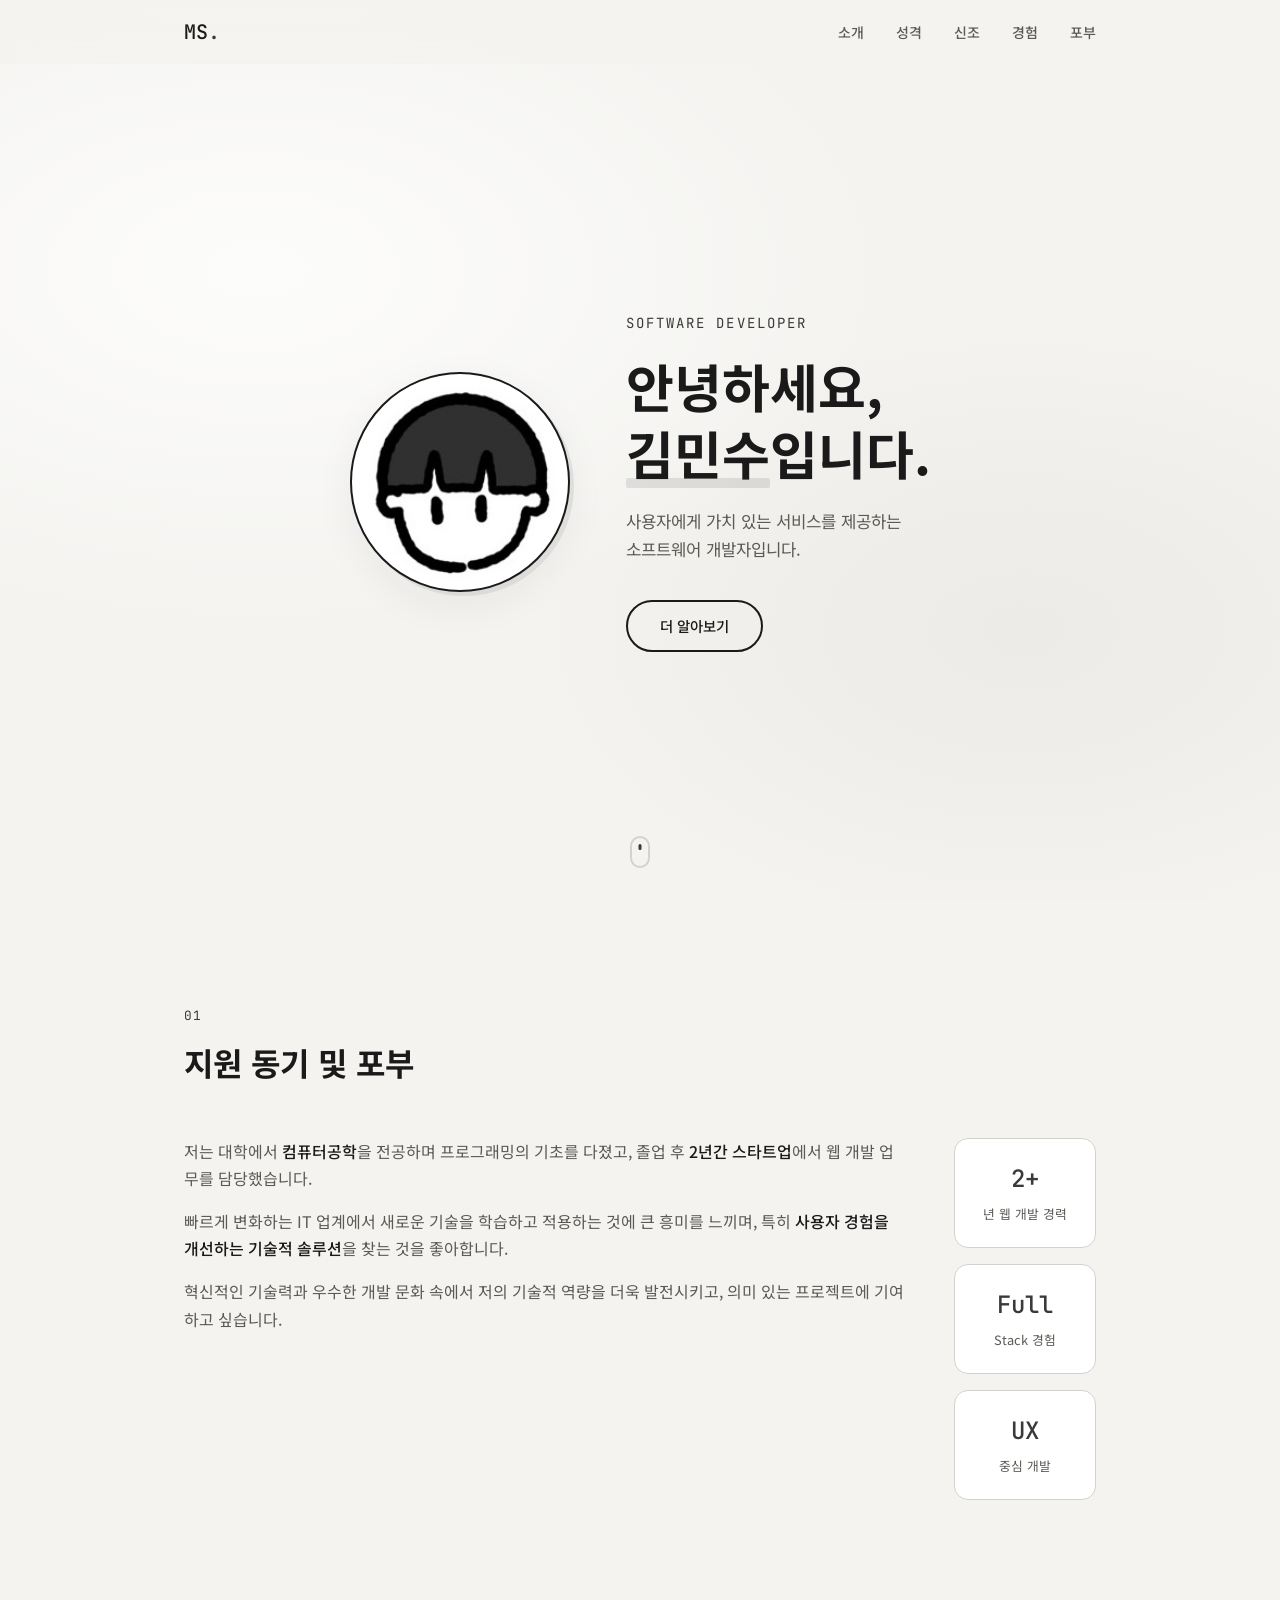
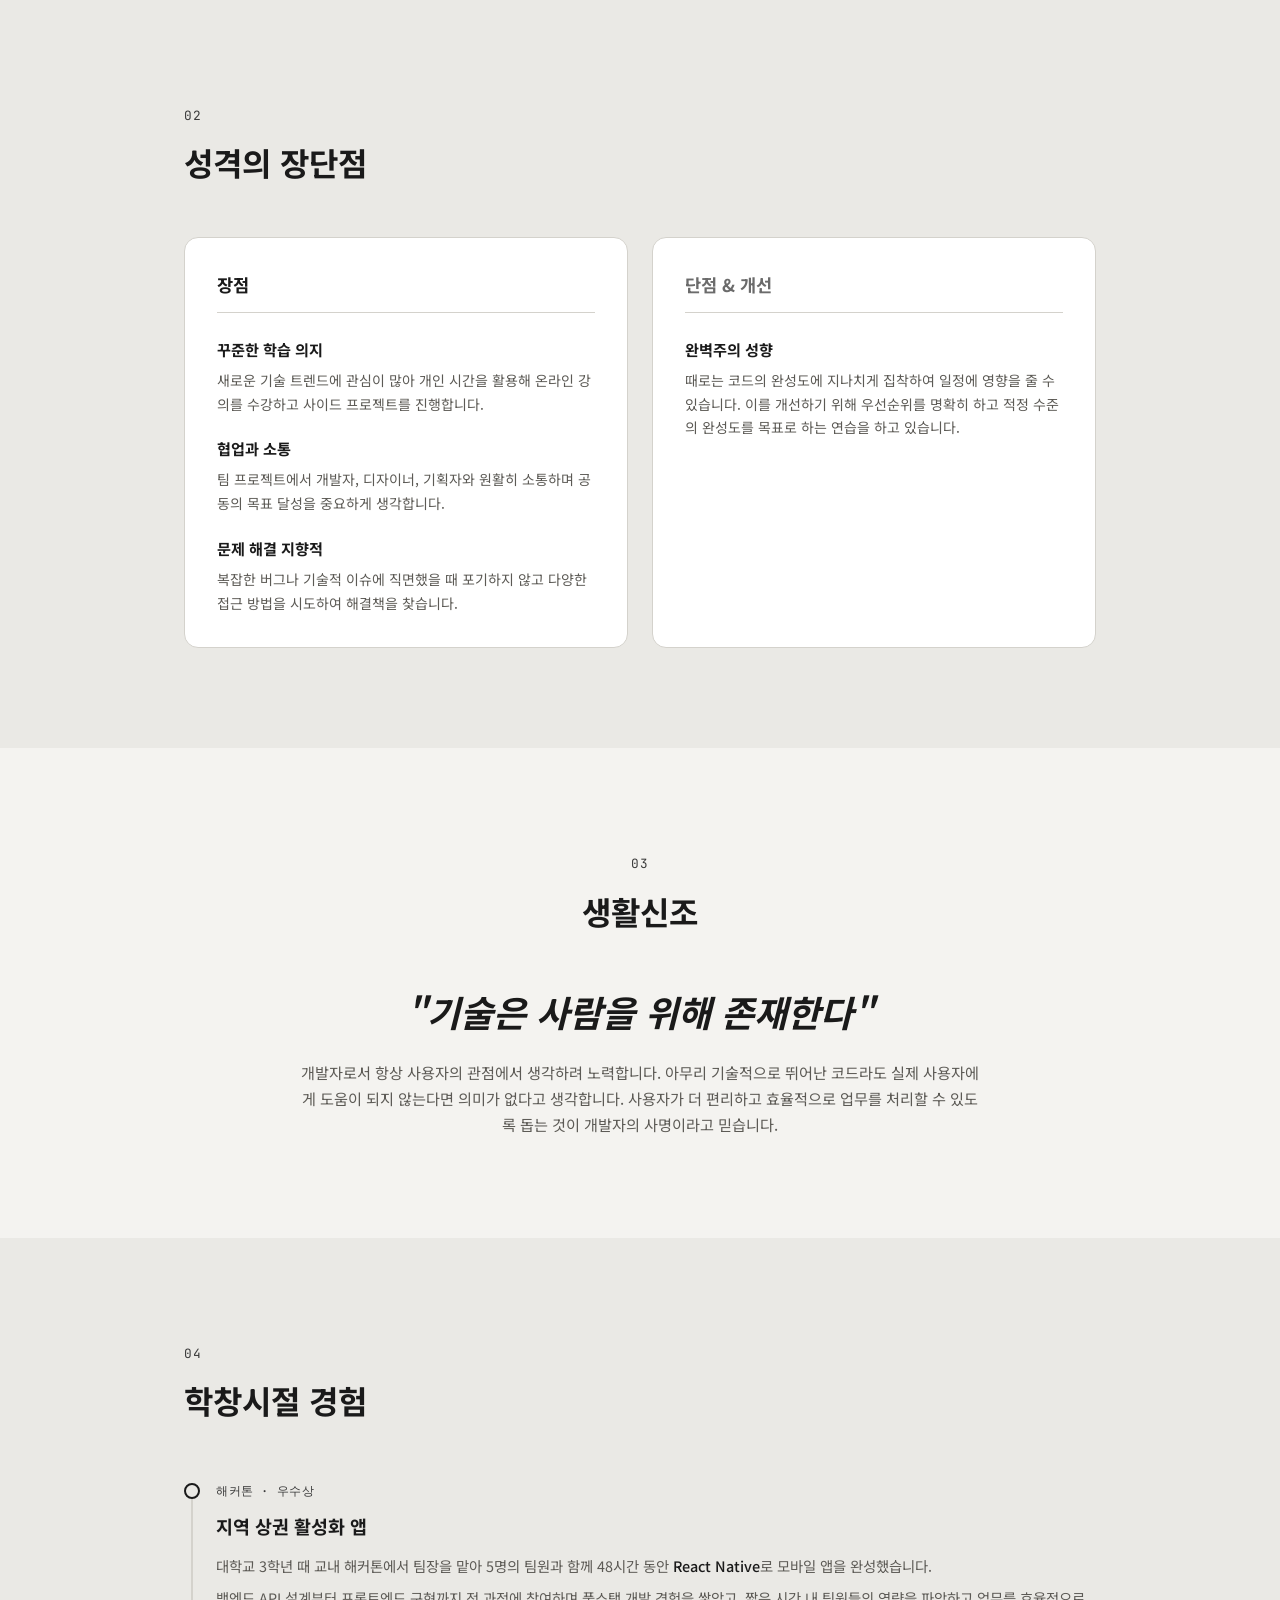
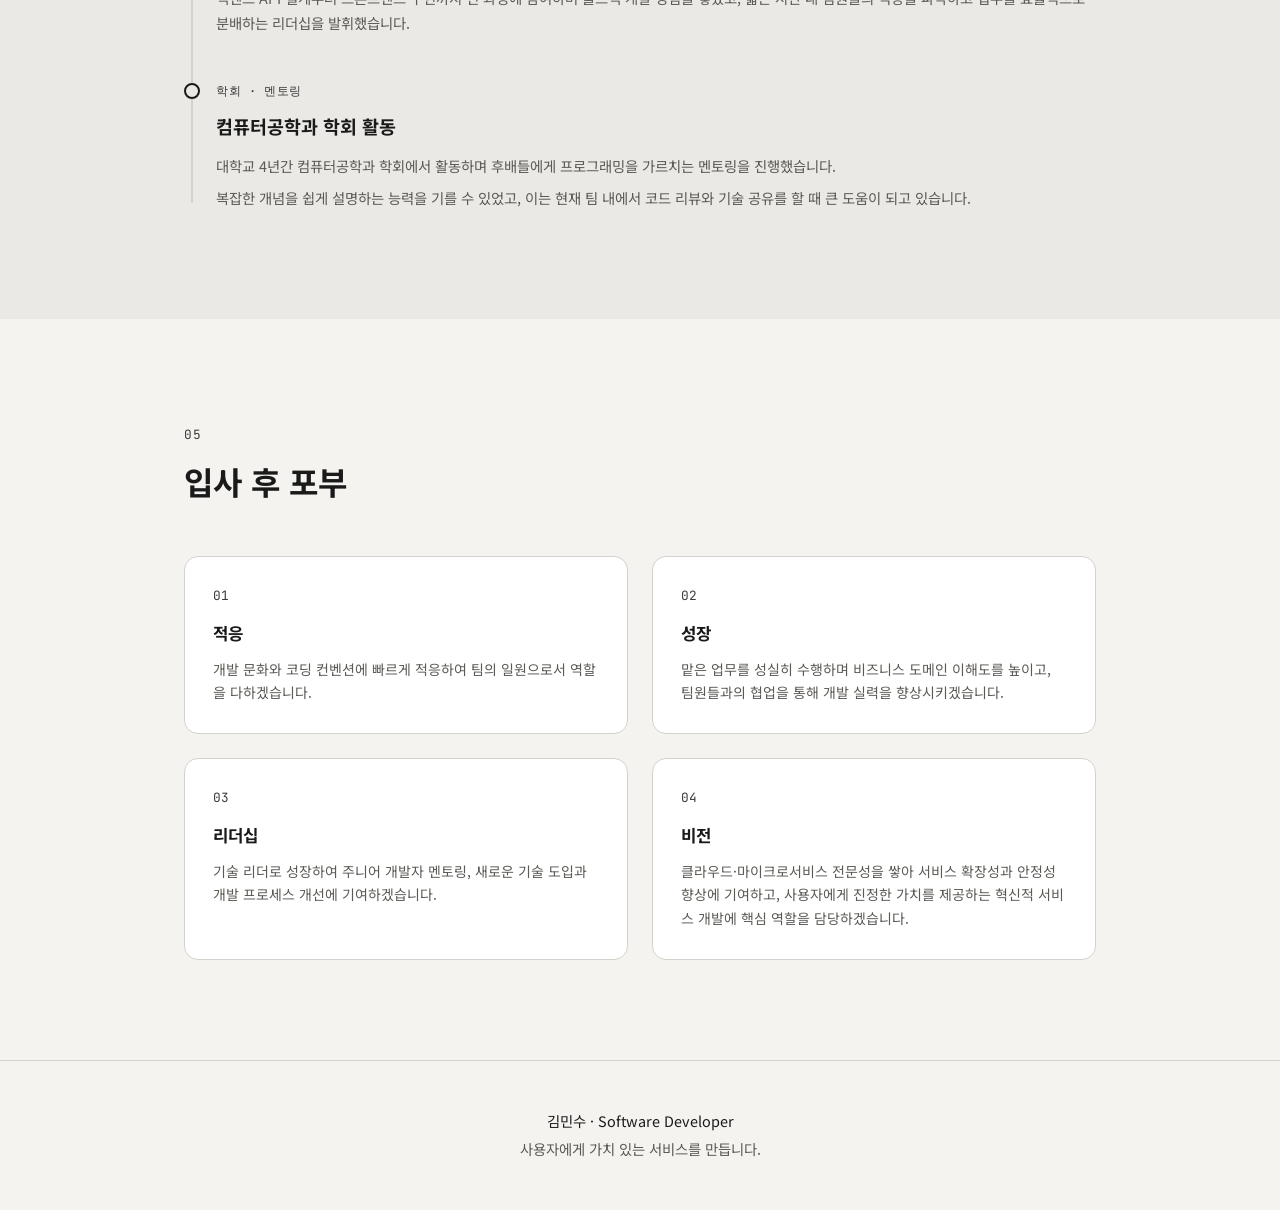
<file: index.html>
<!DOCTYPE html>
<html lang="ko">
<head>
  <meta charset="UTF-8">
  <meta name="viewport" content="width=device-width, initial-scale=1.0">
  <title>김민수 | Software Developer</title>
  <link rel="preconnect" href="https://fonts.googleapis.com">
  <link rel="preconnect" href="https://fonts.gstatic.com" crossorigin>
  <link href="https://fonts.googleapis.com/css2?family=Noto+Sans+KR:wght@300;400;500;700&family=JetBrains+Mono:wght@400;500&display=swap" rel="stylesheet">
  <link rel="stylesheet" href="styles.css">
</head>
<body>
  <nav class="nav" id="nav">
    <div class="nav-inner">
      <a href="#hero" class="nav-logo">MS<span class="accent">.</span></a>
      <ul class="nav-links">
        <li><a href="#about">소개</a></li>
        <li><a href="#personality">성격</a></li>
        <li><a href="#motto">신조</a></li>
        <li><a href="#experience">경험</a></li>
        <li><a href="#vision">포부</a></li>
      </ul>
      <button class="nav-toggle" id="navToggle" aria-label="메뉴 열기">
        <span></span>
        <span></span>
        <span></span>
      </button>
    </div>
  </nav>

  <header class="hero" id="hero">
    <div class="hero-bg"></div>
    <div class="container hero-inner">
      <div class="hero-profile fade-in">
        <div class="profile-frame">
          <img src="P.png" alt="김민수 프로필 사진" class="profile-img" width="220" height="220">
        </div>
      </div>
      <div class="hero-content">
        <p class="hero-label fade-in delay-1">Software Developer</p>
        <h1 class="hero-title fade-in delay-2">안녕하세요,<br><span class="highlight">김민수</span>입니다.</h1>
        <p class="hero-desc fade-in delay-3">
          사용자에게 가치 있는 서비스를 제공하는<br>
          소프트웨어 개발자입니다.
        </p>
        <a href="#about" class="hero-cta fade-in delay-4">더 알아보기</a>
      </div>
    </div>
    <div class="scroll-indicator">
      <span></span>
    </div>
  </header>

  <main>
    <section class="section" id="about">
      <div class="container">
        <div class="section-header reveal">
          <span class="section-num">01</span>
          <h2>지원 동기 및 포부</h2>
        </div>
        <div class="about-grid reveal">
          <div class="about-text">
            <p>
              저는 대학에서 <strong>컴퓨터공학</strong>을 전공하며 프로그래밍의 기초를 다졌고,
              졸업 후 <strong>2년간 스타트업</strong>에서 웹 개발 업무를 담당했습니다.
            </p>
            <p>
              빠르게 변화하는 IT 업계에서 새로운 기술을 학습하고 적용하는 것에 큰 흥미를 느끼며,
              특히 <strong>사용자 경험을 개선하는 기술적 솔루션</strong>을 찾는 것을 좋아합니다.
            </p>
            <p>
              혁신적인 기술력과 우수한 개발 문화 속에서 저의 기술적 역량을 더욱 발전시키고,
              의미 있는 프로젝트에 기여하고 싶습니다.
            </p>
          </div>
          <div class="about-stats">
            <div class="stat-card">
              <span class="stat-value">2+</span>
              <span class="stat-label">년 웹 개발 경력</span>
            </div>
            <div class="stat-card">
              <span class="stat-value">Full</span>
              <span class="stat-label">Stack 경험</span>
            </div>
            <div class="stat-card">
              <span class="stat-value">UX</span>
              <span class="stat-label">중심 개발</span>
            </div>
          </div>
        </div>
      </div>
    </section>

    <section class="section section-alt" id="personality">
      <div class="container">
        <div class="section-header reveal">
          <span class="section-num">02</span>
          <h2>성격의 장단점</h2>
        </div>
        <div class="personality-grid reveal">
          <div class="personality-card strengths">
            <h3>장점</h3>
            <ul>
              <li>
                <strong>꾸준한 학습 의지</strong>
                <p>새로운 기술 트렌드에 관심이 많아 개인 시간을 활용해 온라인 강의를 수강하고 사이드 프로젝트를 진행합니다.</p>
              </li>
              <li>
                <strong>협업과 소통</strong>
                <p>팀 프로젝트에서 개발자, 디자이너, 기획자와 원활히 소통하며 공동의 목표 달성을 중요하게 생각합니다.</p>
              </li>
              <li>
                <strong>문제 해결 지향적</strong>
                <p>복잡한 버그나 기술적 이슈에 직면했을 때 포기하지 않고 다양한 접근 방법을 시도하여 해결책을 찾습니다.</p>
              </li>
            </ul>
          </div>
          <div class="personality-card weaknesses">
            <h3>단점 &amp; 개선</h3>
            <ul>
              <li>
                <strong>완벽주의 성향</strong>
                <p>때로는 코드의 완성도에 지나치게 집착하여 일정에 영향을 줄 수 있습니다. 이를 개선하기 위해 우선순위를 명확히 하고 적정 수준의 완성도를 목표로 하는 연습을 하고 있습니다.</p>
              </li>
            </ul>
          </div>
        </div>
      </div>
    </section>

    <section class="section motto-section" id="motto">
      <div class="container">
        <div class="section-header reveal">
          <span class="section-num">03</span>
          <h2>생활신조</h2>
        </div>
        <blockquote class="motto-quote reveal">
          <p class="quote-text">"기술은 사람을 위해 존재한다"</p>
          <p class="quote-desc">
            개발자로서 항상 사용자의 관점에서 생각하려 노력합니다.
            아무리 기술적으로 뛰어난 코드라도 실제 사용자에게 도움이 되지 않는다면 의미가 없다고 생각합니다.
            사용자가 더 편리하고 효율적으로 업무를 처리할 수 있도록 돕는 것이 개발자의 사명이라고 믿습니다.
          </p>
        </blockquote>
      </div>
    </section>

    <section class="section section-alt" id="experience">
      <div class="container">
        <div class="section-header reveal">
          <span class="section-num">04</span>
          <h2>학창시절 경험</h2>
        </div>
        <div class="timeline reveal">
          <article class="timeline-item">
            <div class="timeline-marker"></div>
            <div class="timeline-content">
              <span class="timeline-tag">해커톤 · 우수상</span>
              <h3>지역 상권 활성화 앱</h3>
              <p>
                대학교 3학년 때 교내 해커톤에서 팀장을 맡아 5명의 팀원과 함께
                48시간 동안 <strong>React Native</strong>로 모바일 앱을 완성했습니다.
              </p>
              <p>
                백엔드 API 설계부터 프론트엔드 구현까지 전 과정에 참여하며 풀스택 개발 경험을 쌓았고,
                짧은 시간 내 팀원들의 역량을 파악하고 업무를 효율적으로 분배하는 리더십을 발휘했습니다.
              </p>
            </div>
          </article>
          <article class="timeline-item">
            <div class="timeline-marker"></div>
            <div class="timeline-content">
              <span class="timeline-tag">학회 · 멘토링</span>
              <h3>컴퓨터공학과 학회 활동</h3>
              <p>
                대학교 4년간 컴퓨터공학과 학회에서 활동하며 후배들에게 프로그래밍을 가르치는 멘토링을 진행했습니다.
              </p>
              <p>
                복잡한 개념을 쉽게 설명하는 능력을 기를 수 있었고,
                이는 현재 팀 내에서 코드 리뷰와 기술 공유를 할 때 큰 도움이 되고 있습니다.
              </p>
            </div>
          </article>
        </div>
      </div>
    </section>

    <section class="section" id="vision">
      <div class="container">
        <div class="section-header reveal">
          <span class="section-num">05</span>
          <h2>입사 후 포부</h2>
        </div>
        <div class="vision-steps reveal">
          <div class="vision-step">
            <div class="step-icon">01</div>
            <h3>적응</h3>
            <p>개발 문화와 코딩 컨벤션에 빠르게 적응하여 팀의 일원으로서 역할을 다하겠습니다.</p>
          </div>
          <div class="vision-step">
            <div class="step-icon">02</div>
            <h3>성장</h3>
            <p>맡은 업무를 성실히 수행하며 비즈니스 도메인 이해도를 높이고, 팀원들과의 협업을 통해 개발 실력을 향상시키겠습니다.</p>
          </div>
          <div class="vision-step">
            <div class="step-icon">03</div>
            <h3>리더십</h3>
            <p>기술 리더로 성장하여 주니어 개발자 멘토링, 새로운 기술 도입과 개발 프로세스 개선에 기여하겠습니다.</p>
          </div>
          <div class="vision-step">
            <div class="step-icon">04</div>
            <h3>비전</h3>
            <p>클라우드·마이크로서비스 전문성을 쌓아 서비스 확장성과 안정성 향상에 기여하고, 사용자에게 진정한 가치를 제공하는 혁신적 서비스 개발에 핵심 역할을 담당하겠습니다.</p>
          </div>
        </div>
      </div>
    </section>
  </main>

  <footer class="footer">
    <div class="container">
      <p>김민수 · Software Developer</p>
      <p class="footer-sub">사용자에게 가치 있는 서비스를 만듭니다.</p>
    </div>
  </footer>

  <script src="script.js"></script>
</body>
</html>
</file>
<file: styles.css>
*,
*::before,
*::after {
  margin: 0;
  padding: 0;
  box-sizing: border-box;
}

:root {
  --bg: #f4f3f0;
  --bg-alt: #eae9e5;
  --surface: #ffffff;
  --border: #d4d2cc;
  --border-strong: #1a1a1a;
  --text: #1a1a1a;
  --text-muted: #5c5a55;
  --accent: #3a3a3a;
  --accent-soft: rgba(26, 26, 26, 0.06);
  --accent-glow: rgba(26, 26, 26, 0.12);
  --warm: #6b6b6b;
  --profile-bg: #ffffff;
  --font-sans: 'Noto Sans KR', sans-serif;
  --font-mono: 'JetBrains Mono', monospace;
  --nav-height: 64px;
  --radius: 14px;
  --transition: 0.3s cubic-bezier(0.4, 0, 0.2, 1);
}

html {
  scroll-behavior: smooth;
}

body {
  font-family: var(--font-sans);
  background: var(--bg);
  color: var(--text);
  line-height: 1.7;
  overflow-x: hidden;
}

.container {
  max-width: 960px;
  margin: 0 auto;
  padding: 0 24px;
}

/* Navigation */
.nav {
  position: fixed;
  top: 0;
  left: 0;
  right: 0;
  z-index: 100;
  height: var(--nav-height);
  background: rgba(244, 243, 240, 0.9);
  backdrop-filter: blur(12px);
  border-bottom: 1px solid transparent;
  transition: border-color var(--transition);
}

.nav.scrolled {
  border-bottom-color: var(--border);
}

.nav-inner {
  max-width: 960px;
  margin: 0 auto;
  padding: 0 24px;
  height: 100%;
  display: flex;
  align-items: center;
  justify-content: space-between;
}

.nav-logo {
  font-family: var(--font-mono);
  font-size: 1.25rem;
  font-weight: 500;
  color: var(--text);
  text-decoration: none;
}

.nav-logo .accent {
  color: var(--accent);
}

.nav-links {
  display: flex;
  list-style: none;
  gap: 32px;
}

.nav-links a {
  color: var(--text-muted);
  text-decoration: none;
  font-size: 0.875rem;
  font-weight: 500;
  transition: color var(--transition);
  position: relative;
}

.nav-links a::after {
  content: '';
  position: absolute;
  bottom: -4px;
  left: 0;
  width: 0;
  height: 2px;
  background: var(--accent);
  transition: width var(--transition);
}

.nav-links a:hover,
.nav-links a.active {
  color: var(--text);
}

.nav-links a.active::after,
.nav-links a:hover::after {
  width: 100%;
}

.nav-toggle {
  display: none;
  flex-direction: column;
  gap: 5px;
  background: none;
  border: none;
  cursor: pointer;
  padding: 4px;
}

.nav-toggle span {
  display: block;
  width: 22px;
  height: 2px;
  background: var(--text);
  transition: var(--transition);
}

/* Hero */
.hero {
  min-height: 100vh;
  display: flex;
  align-items: center;
  justify-content: center;
  position: relative;
  padding-top: var(--nav-height);
}

.hero-bg {
  position: absolute;
  inset: 0;
  background:
    radial-gradient(ellipse 50% 40% at 20% 30%, rgba(255, 255, 255, 0.8), transparent),
    radial-gradient(ellipse 40% 35% at 80% 70%, rgba(26, 26, 26, 0.04), transparent);
  pointer-events: none;
}

.hero-inner {
  display: flex;
  align-items: center;
  gap: 56px;
  position: relative;
  z-index: 1;
}

.hero-profile {
  flex-shrink: 0;
}

.profile-frame {
  width: 220px;
  height: 220px;
  border-radius: 50%;
  border: 2.5px solid var(--border-strong);
  background: var(--profile-bg);
  padding: 8px;
  box-shadow:
    4px 4px 0 rgba(26, 26, 26, 0.08),
    0 12px 40px rgba(26, 26, 26, 0.06);
  transition: transform var(--transition), box-shadow var(--transition);
}

.profile-frame:hover {
  transform: translateY(-4px);
  box-shadow:
    6px 6px 0 rgba(26, 26, 26, 0.1),
    0 16px 48px rgba(26, 26, 26, 0.08);
}

.profile-img {
  width: 100%;
  height: 100%;
  border-radius: 50%;
  object-fit: cover;
  display: block;
}

.hero-content {
  text-align: left;
  flex: 1;
}

.hero-label {
  font-family: var(--font-mono);
  font-size: 0.875rem;
  color: var(--accent);
  letter-spacing: 0.15em;
  text-transform: uppercase;
  margin-bottom: 16px;
}

.hero-title {
  font-size: clamp(2rem, 5vw, 3.25rem);
  font-weight: 700;
  line-height: 1.3;
  margin-bottom: 20px;
}

.hero-title .highlight {
  color: var(--text);
  position: relative;
}

.hero-title .highlight::after {
  content: '';
  position: absolute;
  left: 0;
  bottom: 2px;
  width: 100%;
  height: 10px;
  background: rgba(26, 26, 26, 0.1);
  z-index: -1;
  border-radius: 2px;
}

.hero-desc {
  font-size: 1.05rem;
  color: var(--text-muted);
  margin-bottom: 36px;
}

.hero-cta {
  display: inline-block;
  padding: 12px 32px;
  border: 2px solid var(--border-strong);
  border-radius: 999px;
  color: var(--text);
  text-decoration: none;
  font-size: 0.9rem;
  font-weight: 500;
  transition: var(--transition);
}

.hero-cta:hover {
  background: var(--border-strong);
  color: var(--surface);
  box-shadow: 3px 3px 0 rgba(26, 26, 26, 0.15);
}

.scroll-indicator {
  position: absolute;
  bottom: 32px;
  left: 50%;
  transform: translateX(-50%);
}

.scroll-indicator span {
  display: block;
  width: 20px;
  height: 32px;
  border: 2px solid var(--border);
  border-radius: 12px;
  position: relative;
}

.scroll-indicator span::after {
  content: '';
  position: absolute;
  top: 6px;
  left: 50%;
  transform: translateX(-50%);
  width: 3px;
  height: 6px;
  background: var(--accent);
  border-radius: 2px;
  animation: scroll-bounce 2s infinite;
}

@keyframes scroll-bounce {
  0%, 100% { opacity: 1; transform: translateX(-50%) translateY(0); }
  50% { opacity: 0.3; transform: translateX(-50%) translateY(8px); }
}

/* Fade-in animations */
.fade-in {
  opacity: 0;
  transform: translateY(20px);
  animation: fadeInUp 0.8s forwards;
}

.delay-1 { animation-delay: 0.1s; }
.delay-2 { animation-delay: 0.2s; }
.delay-3 { animation-delay: 0.35s; }
.delay-4 { animation-delay: 0.5s; }

@keyframes fadeInUp {
  to {
    opacity: 1;
    transform: translateY(0);
  }
}

/* Sections */
.section {
  padding: 100px 0;
}

.section-alt {
  background: var(--bg-alt);
}

.section-header {
  margin-bottom: 48px;
}

.section-num {
  font-family: var(--font-mono);
  font-size: 0.8rem;
  color: var(--accent);
  letter-spacing: 0.1em;
}

.section-header h2 {
  font-size: clamp(1.5rem, 3vw, 2rem);
  font-weight: 700;
  margin-top: 8px;
}

/* Reveal on scroll */
.reveal {
  opacity: 0;
  transform: translateY(30px);
  transition: opacity 0.7s ease, transform 0.7s ease;
}

.reveal.visible {
  opacity: 1;
  transform: translateY(0);
}

/* About */
.about-grid {
  display: grid;
  grid-template-columns: 1fr auto;
  gap: 48px;
  align-items: start;
}

.about-text p {
  color: var(--text-muted);
  margin-bottom: 16px;
}

.about-text strong {
  color: var(--text);
  font-weight: 500;
}

.about-stats {
  display: flex;
  flex-direction: column;
  gap: 16px;
}

.stat-card {
  background: var(--surface);
  border: 1.5px solid var(--border);
  border-radius: var(--radius);
  padding: 20px 28px;
  text-align: center;
  min-width: 140px;
  transition: var(--transition);
}

.stat-card:hover {
  border-color: var(--border-strong);
  transform: translateY(-2px);
  box-shadow: 3px 3px 0 rgba(26, 26, 26, 0.06);
}

.stat-value {
  display: block;
  font-family: var(--font-mono);
  font-size: 1.5rem;
  font-weight: 500;
  color: var(--accent);
}

.stat-label {
  font-size: 0.8rem;
  color: var(--text-muted);
  margin-top: 4px;
}

/* Personality */
.personality-grid {
  display: grid;
  grid-template-columns: 1fr 1fr;
  gap: 24px;
}

.personality-card {
  background: var(--surface);
  border: 1.5px solid var(--border);
  border-radius: var(--radius);
  padding: 32px;
}

.personality-card h3 {
  font-size: 1.1rem;
  margin-bottom: 24px;
  padding-bottom: 12px;
  border-bottom: 1px solid var(--border);
}

.strengths h3 {
  color: var(--text);
}

.weaknesses h3 {
  color: var(--warm);
}

.personality-card ul {
  list-style: none;
}

.personality-card li {
  margin-bottom: 20px;
}

.personality-card li:last-child {
  margin-bottom: 0;
}

.personality-card li strong {
  display: block;
  font-size: 0.95rem;
  margin-bottom: 6px;
}

.personality-card li p {
  font-size: 0.875rem;
  color: var(--text-muted);
}

/* Motto */
.motto-section {
  text-align: center;
}

.motto-quote {
  max-width: 680px;
  margin: 0 auto;
  border: none;
}

.quote-text {
  font-size: clamp(1.5rem, 4vw, 2.25rem);
  font-weight: 700;
  line-height: 1.4;
  margin-bottom: 24px;
  color: var(--text);
  font-style: italic;
}

.quote-desc {
  color: var(--text-muted);
  font-size: 0.95rem;
}

/* Timeline */
.timeline {
  position: relative;
  padding-left: 32px;
}

.timeline::before {
  content: '';
  position: absolute;
  left: 7px;
  top: 8px;
  bottom: 8px;
  width: 2px;
  background: var(--border);
}

.timeline-item {
  position: relative;
  margin-bottom: 40px;
}

.timeline-item:last-child {
  margin-bottom: 0;
}

.timeline-marker {
  position: absolute;
  left: -32px;
  top: 8px;
  width: 16px;
  height: 16px;
  border-radius: 50%;
  background: var(--bg-alt);
  border: 2px solid var(--border-strong);
  z-index: 1;
}

.timeline-tag {
  font-family: var(--font-mono);
  font-size: 0.75rem;
  color: var(--accent);
  letter-spacing: 0.05em;
}

.timeline-content h3 {
  font-size: 1.15rem;
  margin: 8px 0 12px;
}

.timeline-content p {
  font-size: 0.9rem;
  color: var(--text-muted);
  margin-bottom: 8px;
}

.timeline-content strong {
  color: var(--text);
  font-weight: 500;
}

/* Vision */
.vision-steps {
  display: grid;
  grid-template-columns: repeat(2, 1fr);
  gap: 24px;
}

.vision-step {
  background: var(--surface);
  border: 1.5px solid var(--border);
  border-radius: var(--radius);
  padding: 28px;
  transition: var(--transition);
}

.vision-step:hover {
  border-color: var(--border-strong);
  transform: translateY(-3px);
  box-shadow: 4px 4px 0 rgba(26, 26, 26, 0.08);
}

.step-icon {
  font-family: var(--font-mono);
  font-size: 0.8rem;
  color: var(--accent);
  margin-bottom: 12px;
}

.vision-step h3 {
  font-size: 1.05rem;
  margin-bottom: 10px;
}

.vision-step p {
  font-size: 0.875rem;
  color: var(--text-muted);
}

/* Footer */
.footer {
  padding: 48px 0;
  text-align: center;
  border-top: 1px solid var(--border);
}

.footer p {
  font-size: 0.9rem;
}

.footer-sub {
  color: var(--text-muted);
  font-size: 0.8rem;
  margin-top: 4px;
}

/* Responsive */
@media (max-width: 768px) {
  .nav-links {
    display: none;
    position: absolute;
    top: var(--nav-height);
    left: 0;
    right: 0;
    flex-direction: column;
    gap: 0;
    background: rgba(244, 243, 240, 0.98);
    border-bottom: 1px solid var(--border);
    padding: 12px 0;
  }

  .nav-links.open {
    display: flex;
  }

  .nav-links li {
    padding: 12px 24px;
  }

  .nav-toggle {
    display: flex;
  }

  .hero-inner {
    flex-direction: column;
    text-align: center;
    gap: 36px;
  }

  .hero-content {
    text-align: center;
  }

  .profile-frame {
    width: 180px;
    height: 180px;
  }

  .about-grid {
    grid-template-columns: 1fr;
  }

  .about-stats {
    flex-direction: row;
    flex-wrap: wrap;
  }

  .stat-card {
    flex: 1;
    min-width: 100px;
  }

  .personality-grid {
    grid-template-columns: 1fr;
  }

  .vision-steps {
    grid-template-columns: 1fr;
  }
}
</file>
